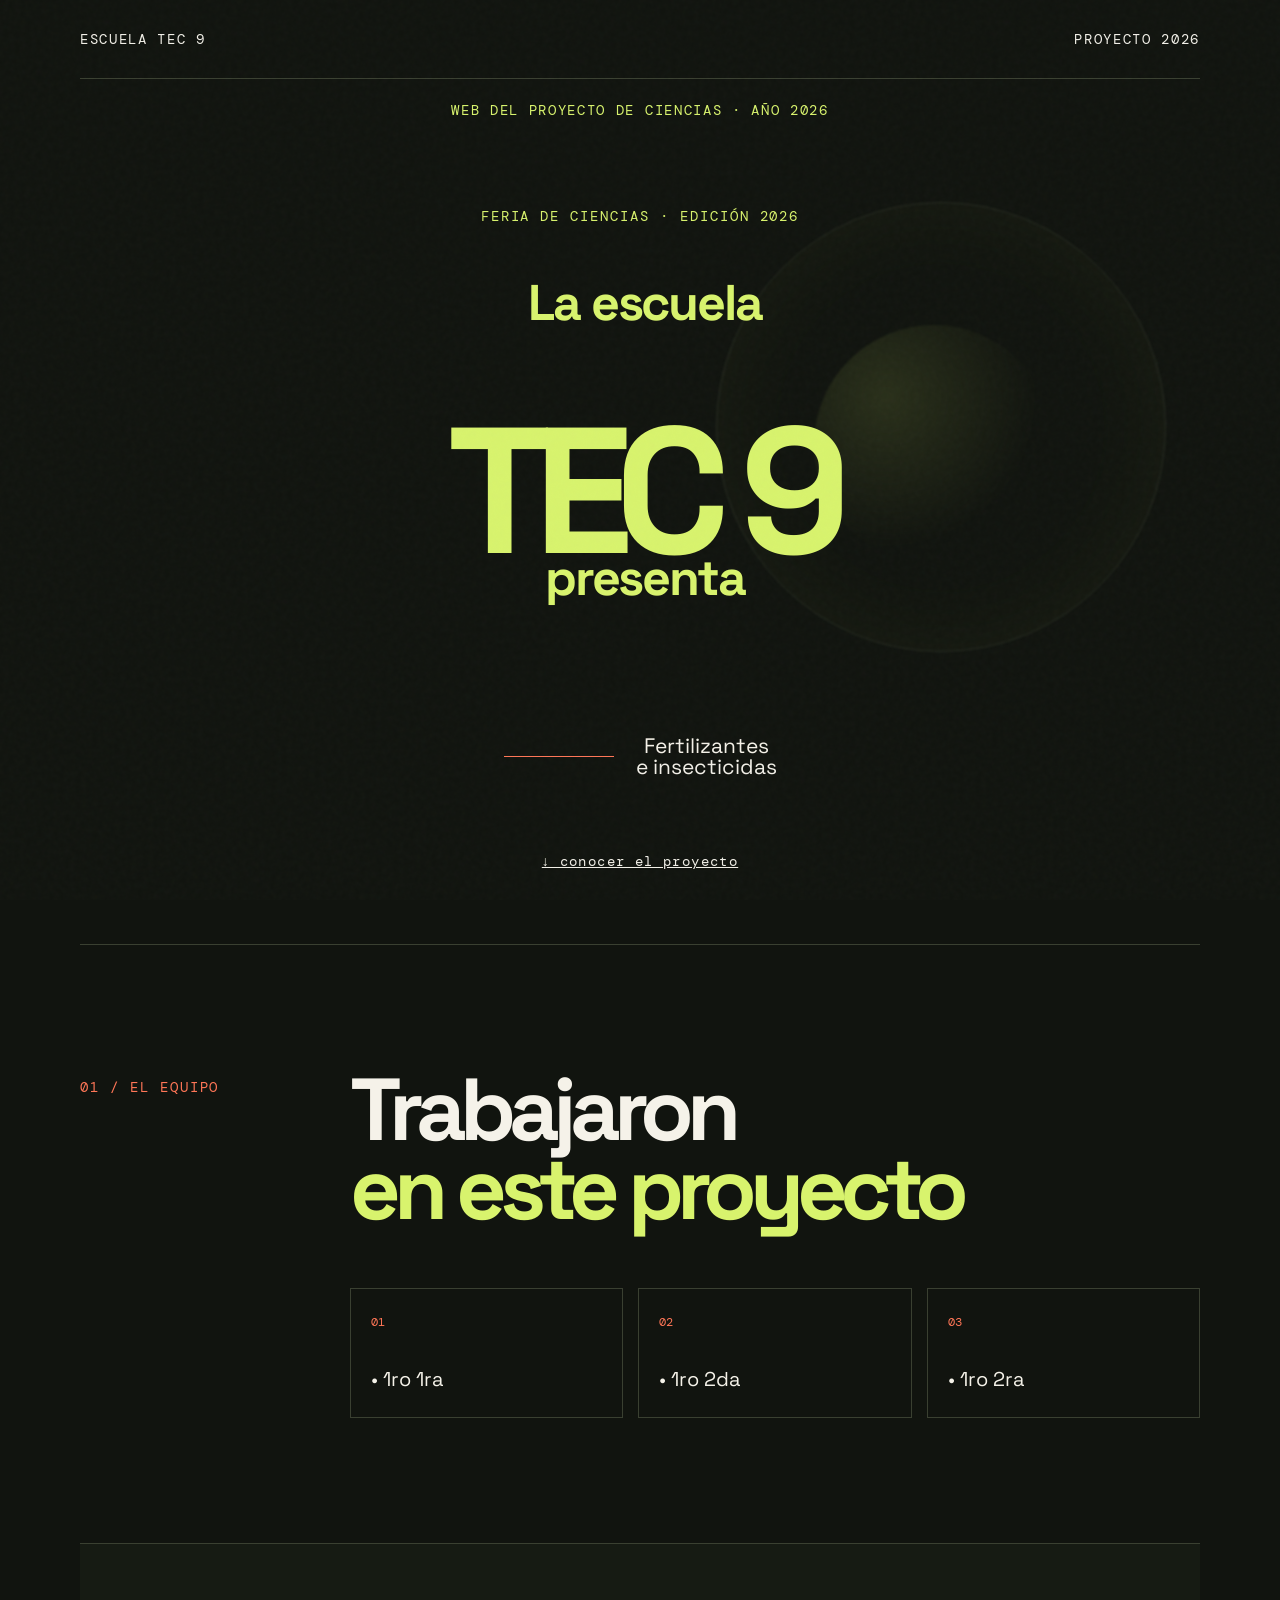
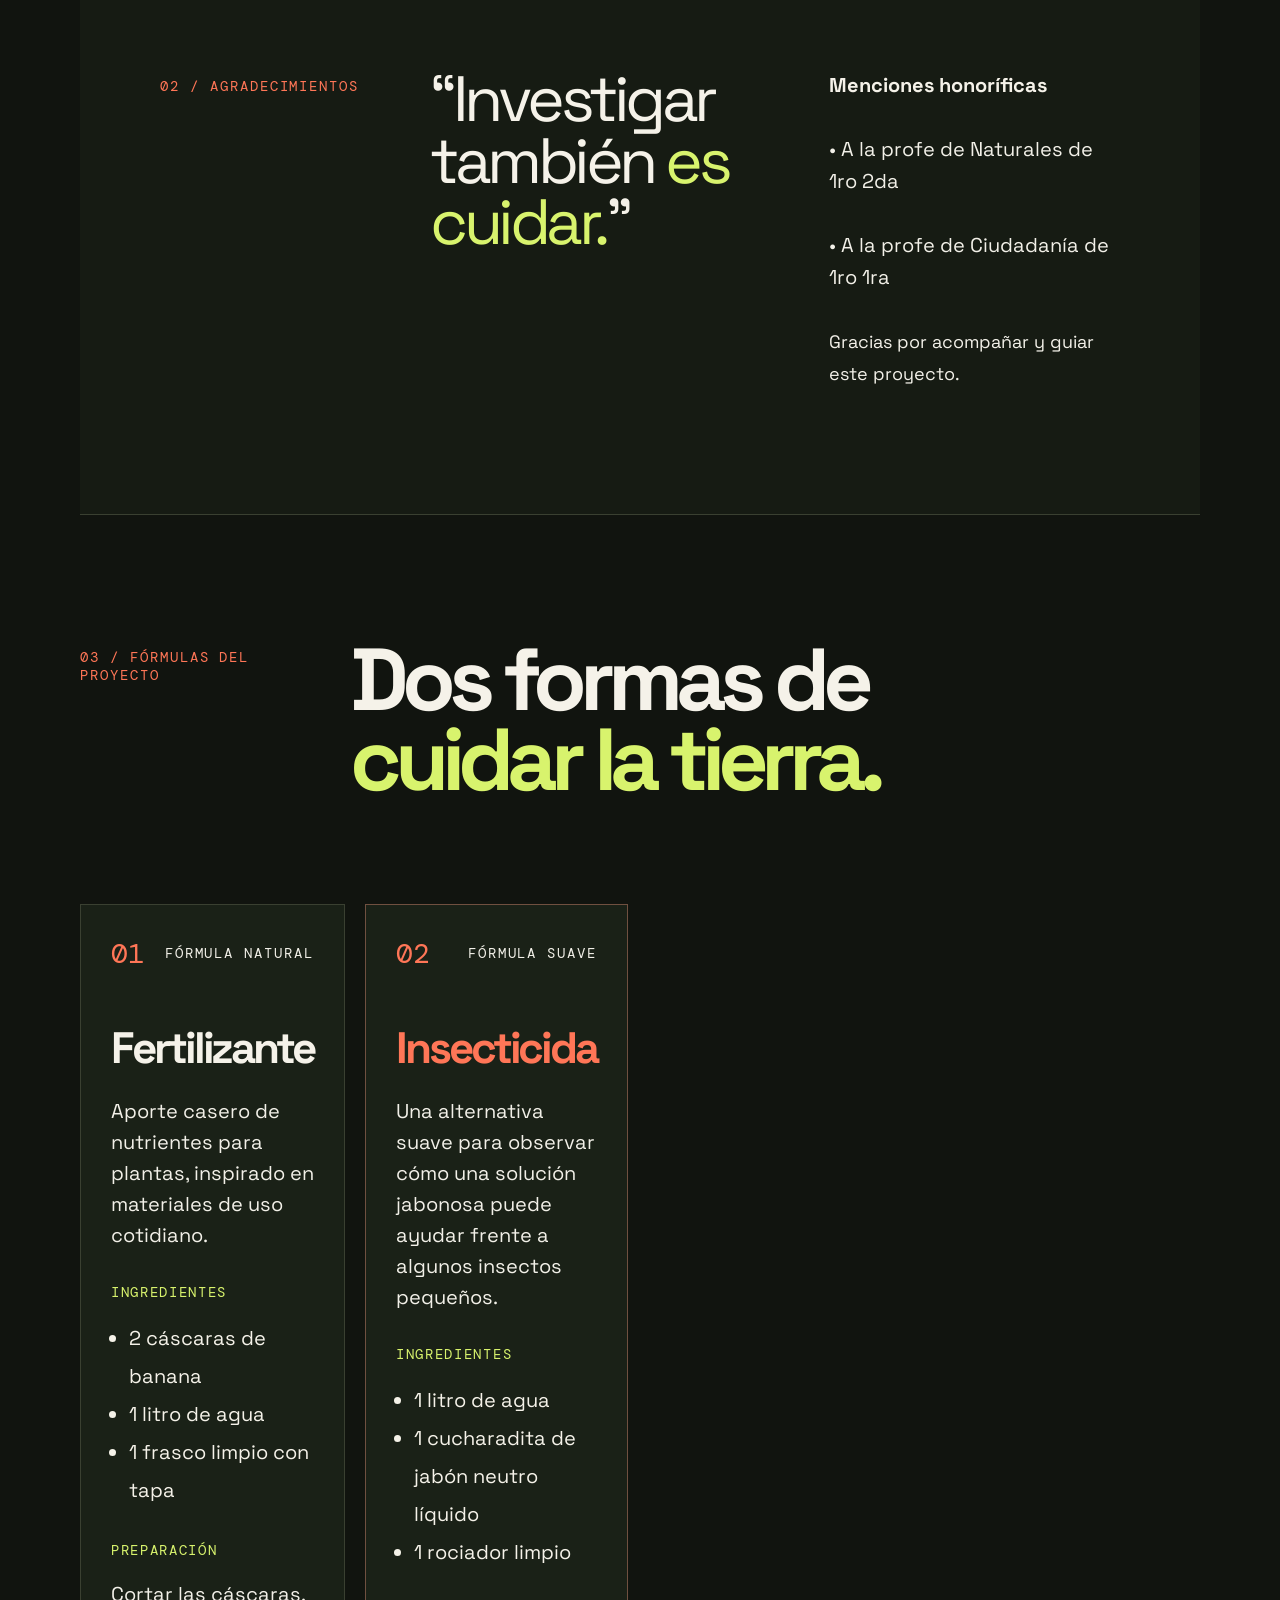
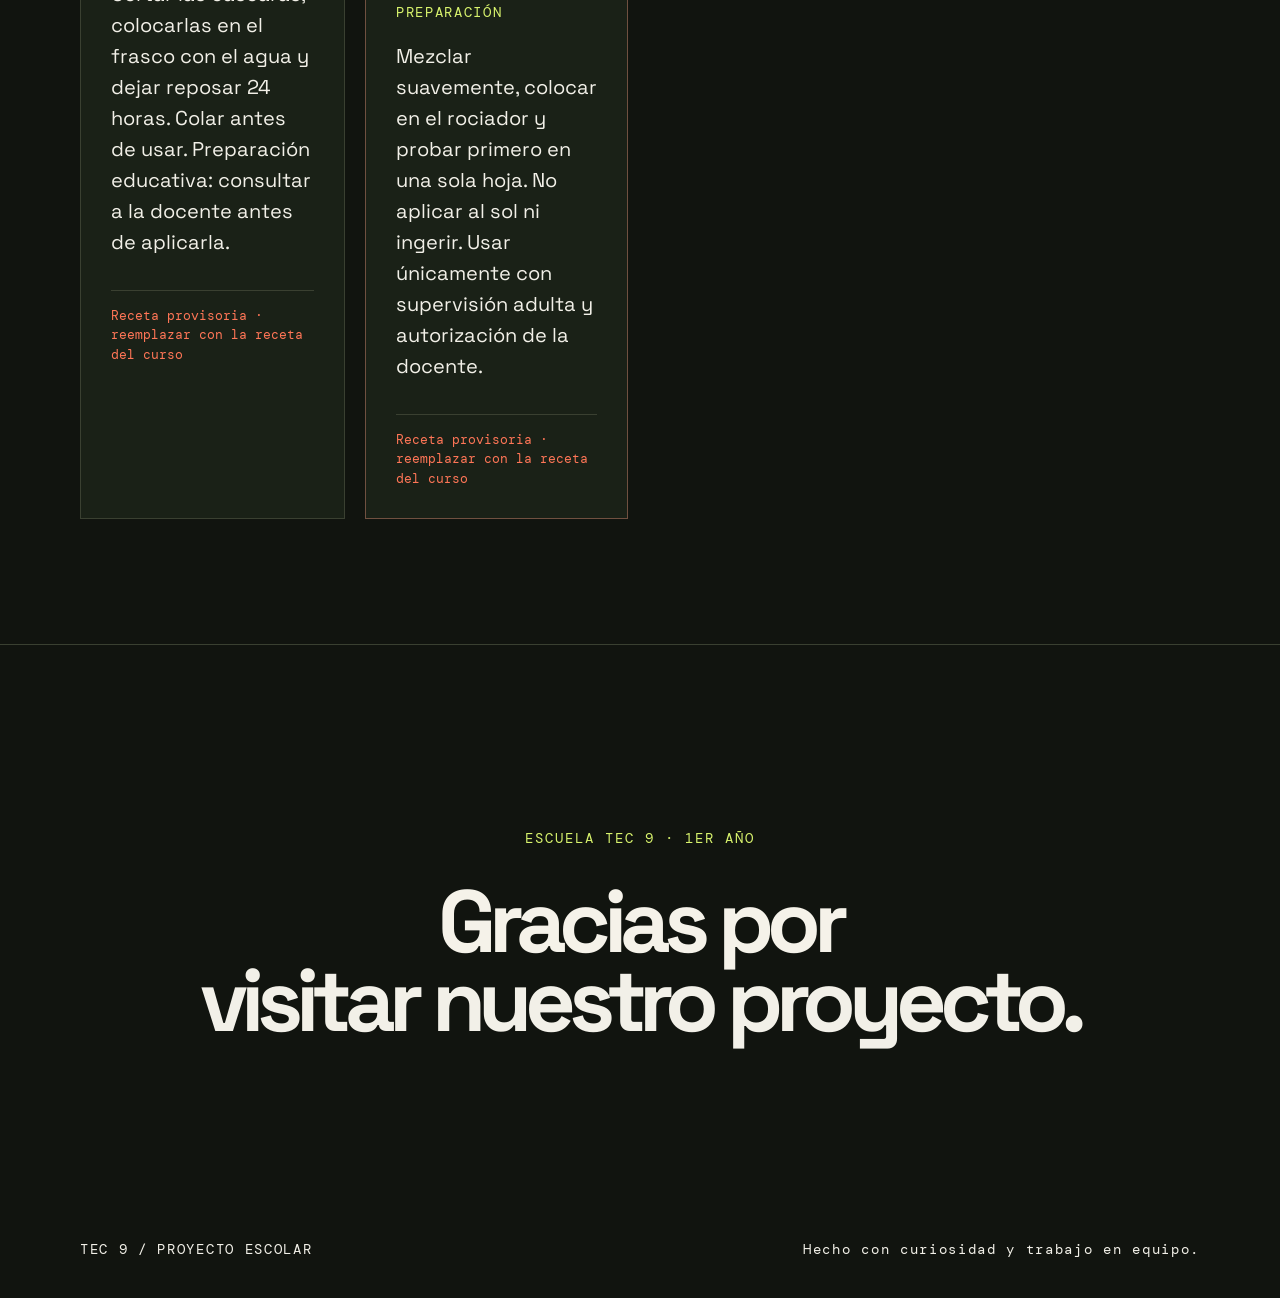
<file: index.html>
<!doctype html>
<html lang="es">
<head><meta charset="utf-8"><meta name="viewport" content="width=device-width,initial-scale=1"><title>Escuela TEC 9 presenta — Fertilizantes e insecticidas</title><meta name="description" content="Proyecto escolar sobre fertilizantes e insecticidas naturales."><link rel="stylesheet" href="styles.css"></head>
<body>
  <div class="grain"></div>
  <header class="top"><span>ESCUELA TEC 9</span><span>PROYECTO 2026</span></header><p style="text-align:center;color:var(--green);font:14px 'DM Mono';letter-spacing:.12em;margin:22px 0 0">WEB DEL PROYECTO DE CIENCIAS · AÑO 2026</p>
  <main>
    <section class="cover"><div class="orb orb-a"></div><div class="orb orb-b"></div><p class="kicker reveal">FERIA DE CIENCIAS · EDICIÓN 2026</p><h1 class="reveal delay-1"><small>La escuela</small><br><span>TEC 9</span><br><small>presenta</small></h1><div class="title-line reveal delay-2"><span></span><p>Fertilizantes<br><i>e insecticidas</i></p></div><a class="scroll reveal delay-3" href="#equipo">↓ conocer el proyecto</a></section>
    <section id="equipo" class="section team"><div class="section-label">01 / EL EQUIPO</div><div><h2>Trabajaron<br><em>en este proyecto</em></h2><div class="classes"><div><b>01</b><span>• 1ro 1ra</span></div><div><b>02</b><span>• 1ro 2da</span></div><div><b>03</b><span>• 1ro 2ra</span></div></div></div></section>
    <section class="honors"><div class="section-label">02 / AGRADECIMIENTOS</div><div class="honor-copy"><p class="big-quote">“Investigar<br>también <em>es cuidar.</em>”</p><p class="honor-text"><strong>Menciones honoríficas</strong><br><br>• A la profe de Naturales de 1ro 2da<br><br>• A la profe de Ciudadanía de 1ro 1ra<br><br><span>Gracias por acompañar y guiar este proyecto.</span></p></div></section>
    <section id="recetas" class="recipes section"><div class="section-label">03 / FÓRMULAS DEL PROYECTO</div><h2>Dos formas de<br><em>cuidar la tierra.</em></h2><div class="recipe-grid"><article class="recipe fertilizer"><div class="recipe-top"><span class="number">01</span><span class="tag">FÓRMULA NATURAL</span></div><h3>Fertilizante</h3><p class="intro">Aporte casero de nutrientes para plantas, inspirado en materiales de uso cotidiano.</p><h4>Ingredientes</h4><ul><li>2 cáscaras de banana</li><li>1 litro de agua</li><li>1 frasco limpio con tapa</li></ul><h4>Preparación</h4><p>Cortar las cáscaras, colocarlas en el frasco con el agua y dejar reposar 24 horas. Colar antes de usar. Preparación educativa: consultar a la docente antes de aplicarla.</p><span class="recipe-note">Receta provisoria · reemplazar con la receta del curso</span></article><article class="recipe insecticide"><div class="recipe-top"><span class="number">02</span><span class="tag">FÓRMULA SUAVE</span></div><h3>Insecticida</h3><p class="intro">Una alternativa suave para observar cómo una solución jabonosa puede ayudar frente a algunos insectos pequeños.</p><h4>Ingredientes</h4><ul><li>1 litro de agua</li><li>1 cucharadita de jabón neutro líquido</li><li>1 rociador limpio</li></ul><h4>Preparación</h4><p>Mezclar suavemente, colocar en el rociador y probar primero en una sola hoja. No aplicar al sol ni ingerir. Usar únicamente con supervisión adulta y autorización de la docente.</p><span class="recipe-note">Receta provisoria · reemplazar con la receta del curso</span></article></div></section>
    <section class="closing"><p class="kicker">ESCUELA TEC 9 · 1ER AÑO</p><h2>Gracias por<br><em>visitar nuestro proyecto.</em></h2></section>
  </main><footer><span>TEC 9 / PROYECTO ESCOLAR</span><span>Hecho con curiosidad y trabajo en equipo.</span></footer>
</body></html>
</file>
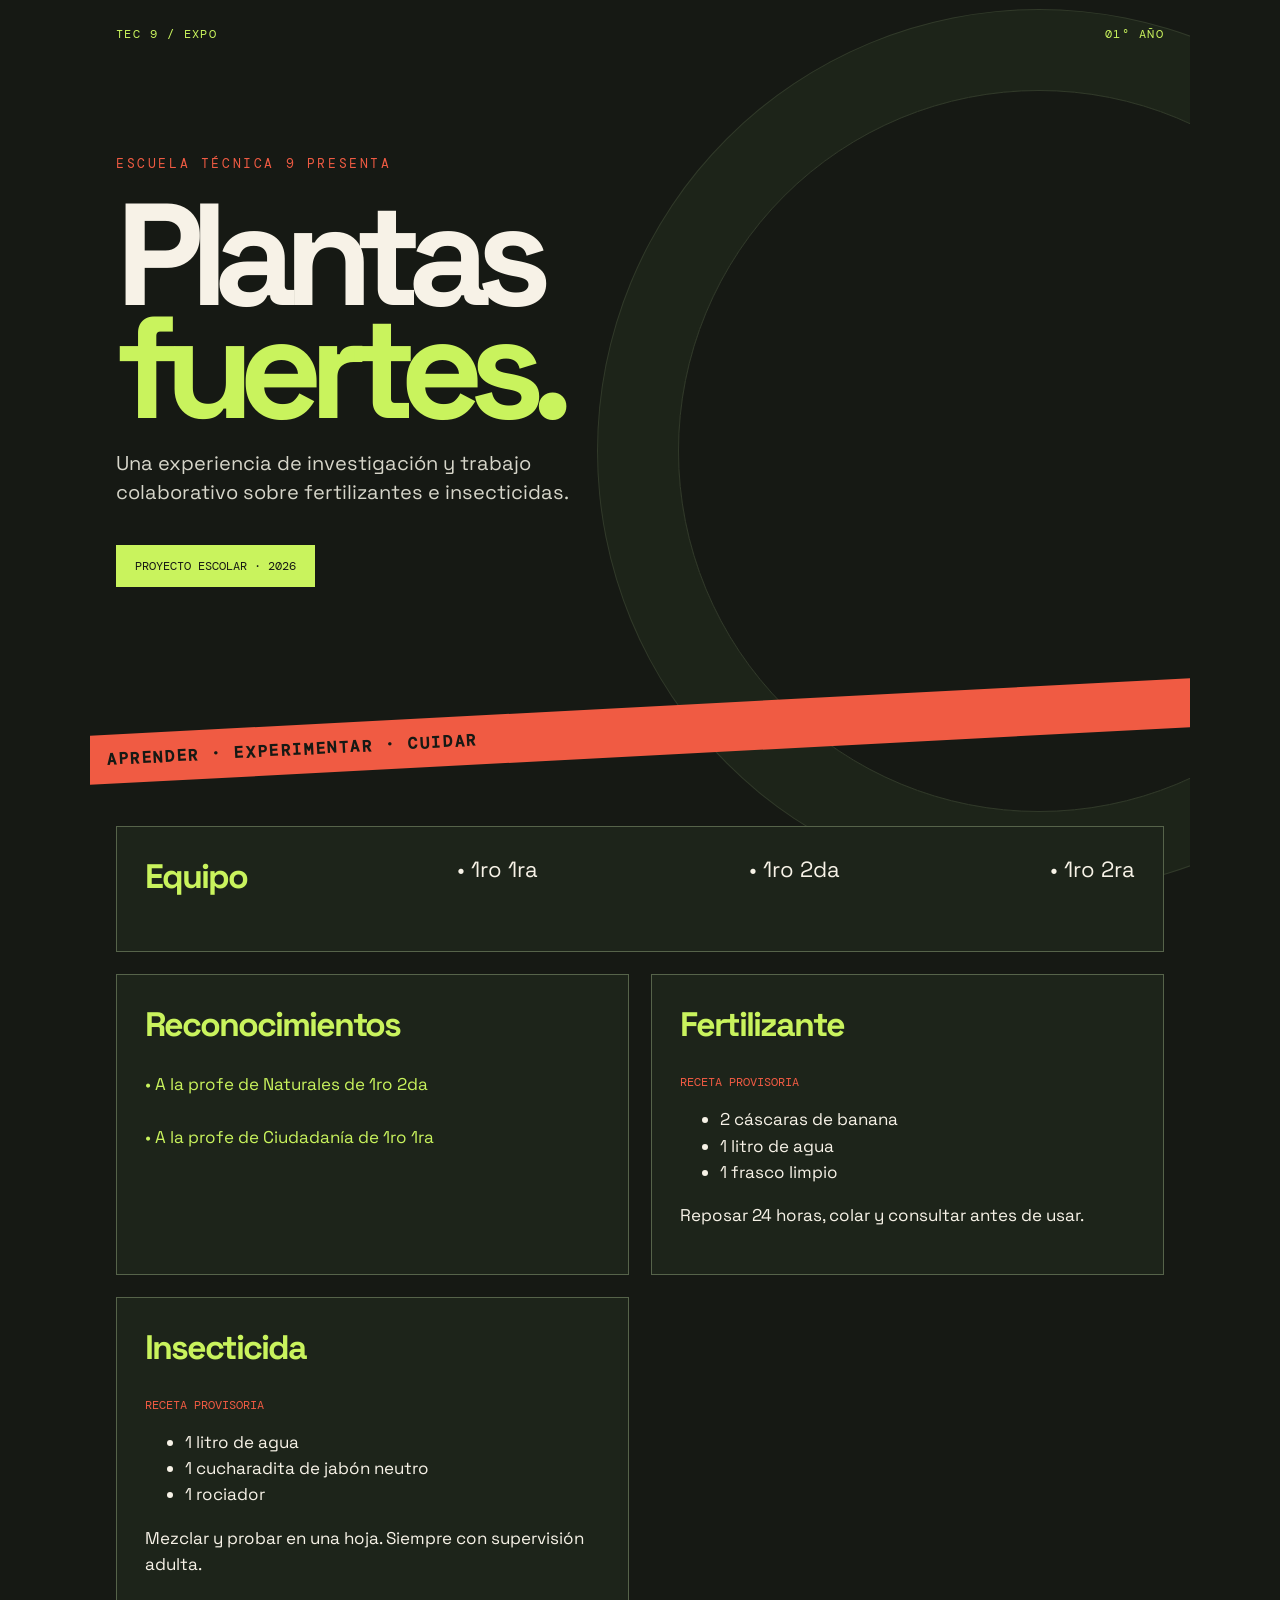
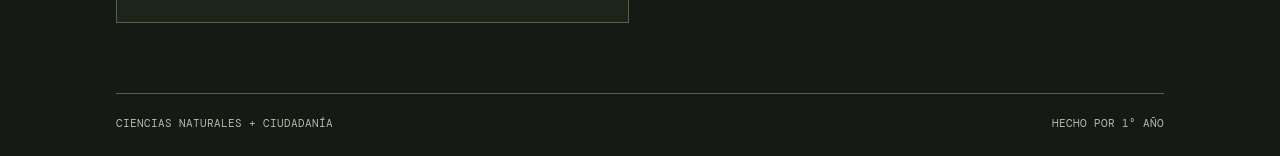
<file: expo.html>
<!doctype html><html lang="es"><head><meta charset="utf-8"><meta name="viewport" content="width=device-width,initial-scale=1"><title>Expo TEC 9 · Plantas fuertes</title><style>@import url('https://fonts.googleapis.com/css2?family=DM+Mono&family=Space+Grotesk:wght@400;600;700&display=swap');:root{--green:#c9f35d;--red:#f05b43;--dark:#161914;--cream:#f7f2e7}*{box-sizing:border-box}body{margin:0;background:var(--dark);color:var(--cream);font-family:'Space Grotesk',sans-serif}.poster{max-width:1100px;min-height:100vh;margin:auto;padding:26px;position:relative;overflow:hidden}.poster:before{content:'';position:absolute;width:720px;height:720px;border:1px solid #3d4833;border-radius:50%;right:-210px;top:90px;box-shadow:0 0 0 80px #20291c,0 0 0 81px #3d4833;opacity:.7}.top{position:relative;display:flex;justify-content:space-between;font:12px 'DM Mono';color:var(--green);letter-spacing:.12em}.hero{position:relative;padding:110px 0 100px;max-width:760px}.hero .mini{font:13px 'DM Mono';color:var(--red);letter-spacing:.2em}.hero h1{font-size:clamp(64px,12vw,145px);line-height:.78;letter-spacing:-.1em;margin:25px 0}.hero h1 em{color:var(--green);font-style:normal}.hero p{font-size:20px;color:#d7d6ca;max-width:500px;line-height:1.45}.pill{display:inline-block;background:var(--green);color:var(--dark);padding:13px 19px;margin-top:18px;font:12px 'DM Mono'}.band{position:relative;background:var(--red);color:var(--dark);padding:14px 20px;font:700 16px 'DM Mono';letter-spacing:.1em;transform:rotate(-3deg);margin:20px -30px 70px}.columns{position:relative;display:grid;grid-template-columns:1fr 1fr;gap:22px}.box{border:1px solid #56634a;padding:28px;background:#1d241a}.box h2{color:var(--green);font-size:34px;margin:0 0 25px;letter-spacing:-.06em}.box li,.box p{font-size:17px;line-height:1.55}.box h3{color:var(--red);font:12px 'DM Mono';text-transform:uppercase;margin-top:28px}.people{grid-column:1/-1;display:flex;justify-content:space-between;gap:20px;flex-wrap:wrap}.people span{font-size:22px}.honor{color:var(--green);font-size:18px;line-height:1.6}.foot{position:relative;border-top:1px solid #56634a;margin-top:70px;padding-top:22px;font:11px 'DM Mono';display:flex;justify-content:space-between;color:#b7b9ac}@media(max-width:700px){.poster{padding:20px}.hero{padding:75px 0}.columns{grid-template-columns:1fr}.people{display:block}.people span{display:block;margin:12px 0}.band{margin-left:-20px;margin-right:-20px}.foot{display:block;line-height:2}}</style></head><body><div class="poster"><header class="top"><span>TEC 9 / EXPO</span><span>01° AÑO</span></header><main><section class="hero"><span class="mini">ESCUELA TÉCNICA 9 PRESENTA</span><h1>Plantas<br><em>fuertes.</em></h1><p>Una experiencia de investigación y trabajo colaborativo sobre fertilizantes e insecticidas.</p><span class="pill">PROYECTO ESCOLAR · 2026</span></section><div class="band">APRENDER · EXPERIMENTAR · CUIDAR</div><section class="columns"><div class="box people"><h2>Equipo</h2><span>• 1ro 1ra</span><span>• 1ro 2da</span><span>• 1ro 2ra</span></div><div class="box"><h2>Reconocimientos</h2><p class="honor">• A la profe de Naturales de 1ro 2da<br><br>• A la profe de Ciudadanía de 1ro 1ra</p></div><div class="box"><h2>Fertilizante</h2><h3>Receta provisoria</h3><ul><li>2 cáscaras de banana</li><li>1 litro de agua</li><li>1 frasco limpio</li></ul><p>Reposar 24 horas, colar y consultar antes de usar.</p></div><div class="box"><h2>Insecticida</h2><h3>Receta provisoria</h3><ul><li>1 litro de agua</li><li>1 cucharadita de jabón neutro</li><li>1 rociador</li></ul><p>Mezclar y probar en una hoja. Siempre con supervisión adulta.</p></div></section></main><footer class="foot"><span>CIENCIAS NATURALES + CIUDADANÍA</span><span>HECHO POR 1° AÑO</span></footer></div></body></html>
</file>
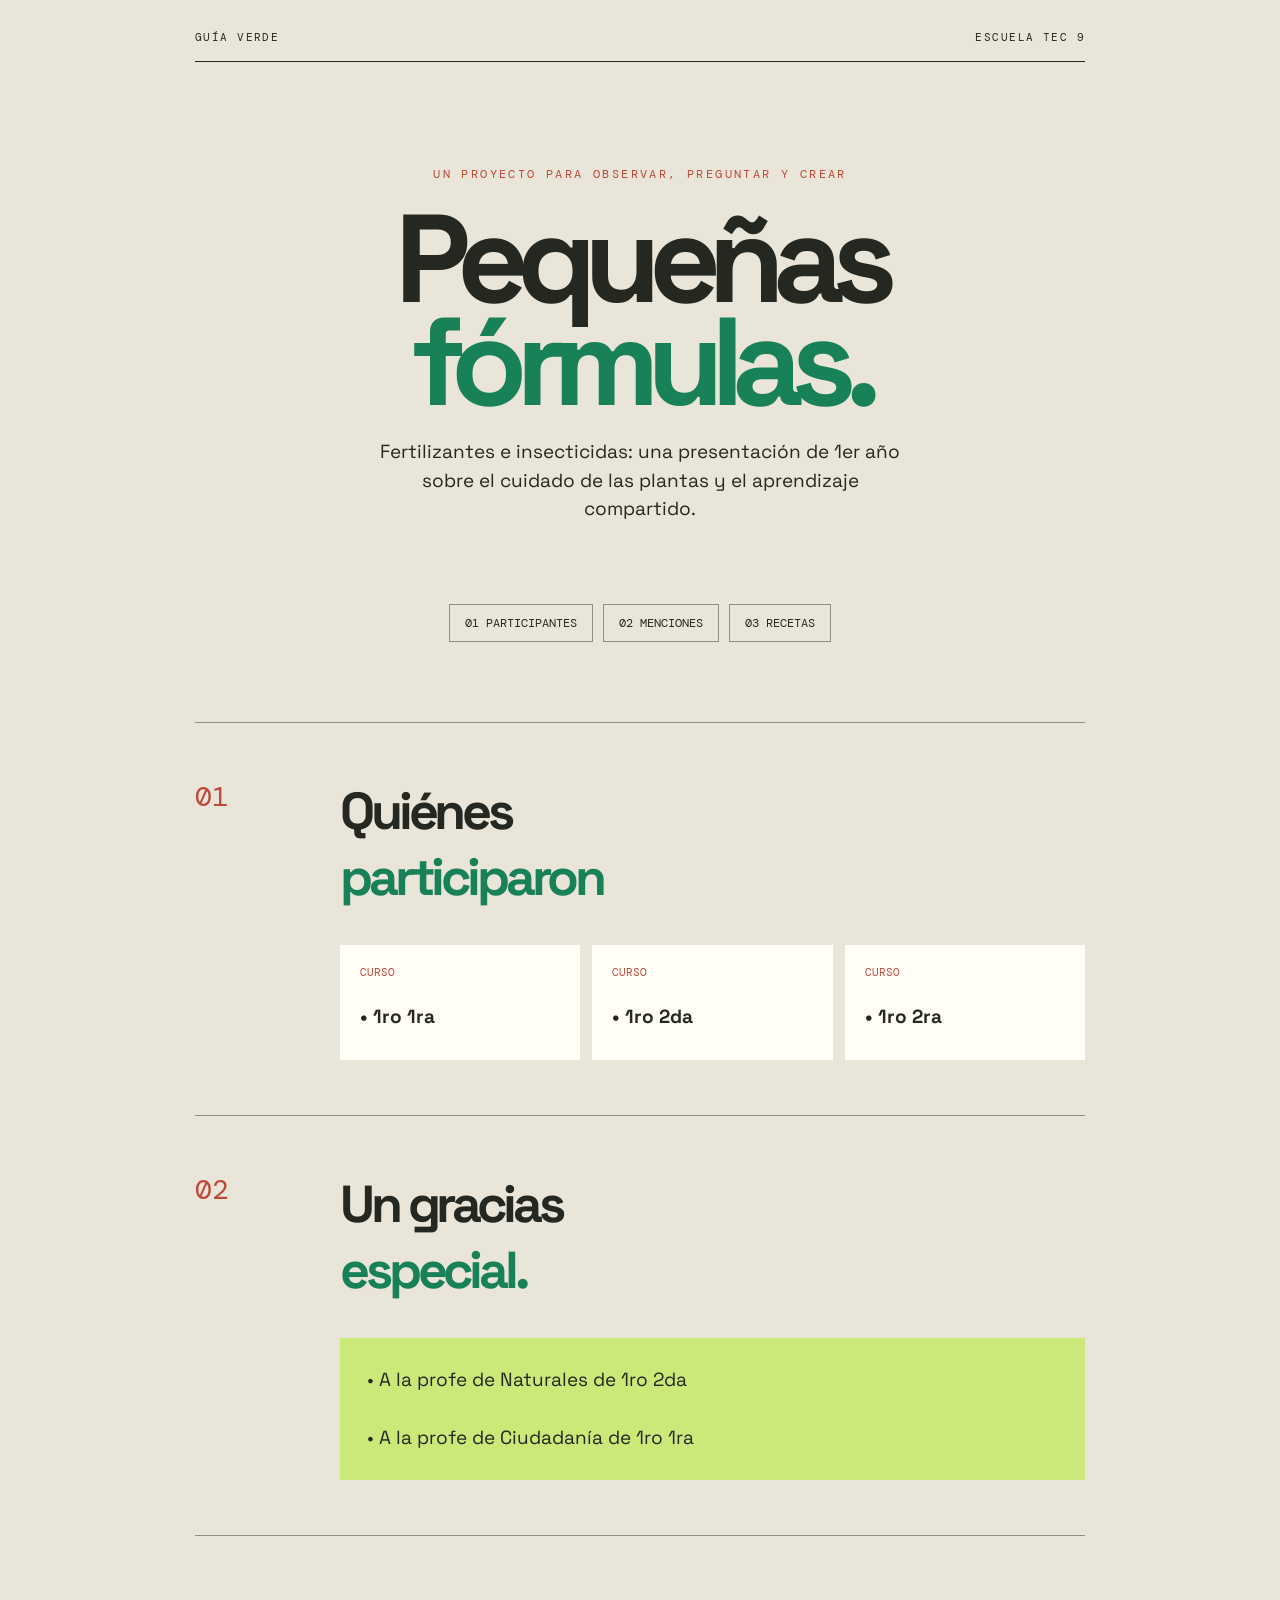
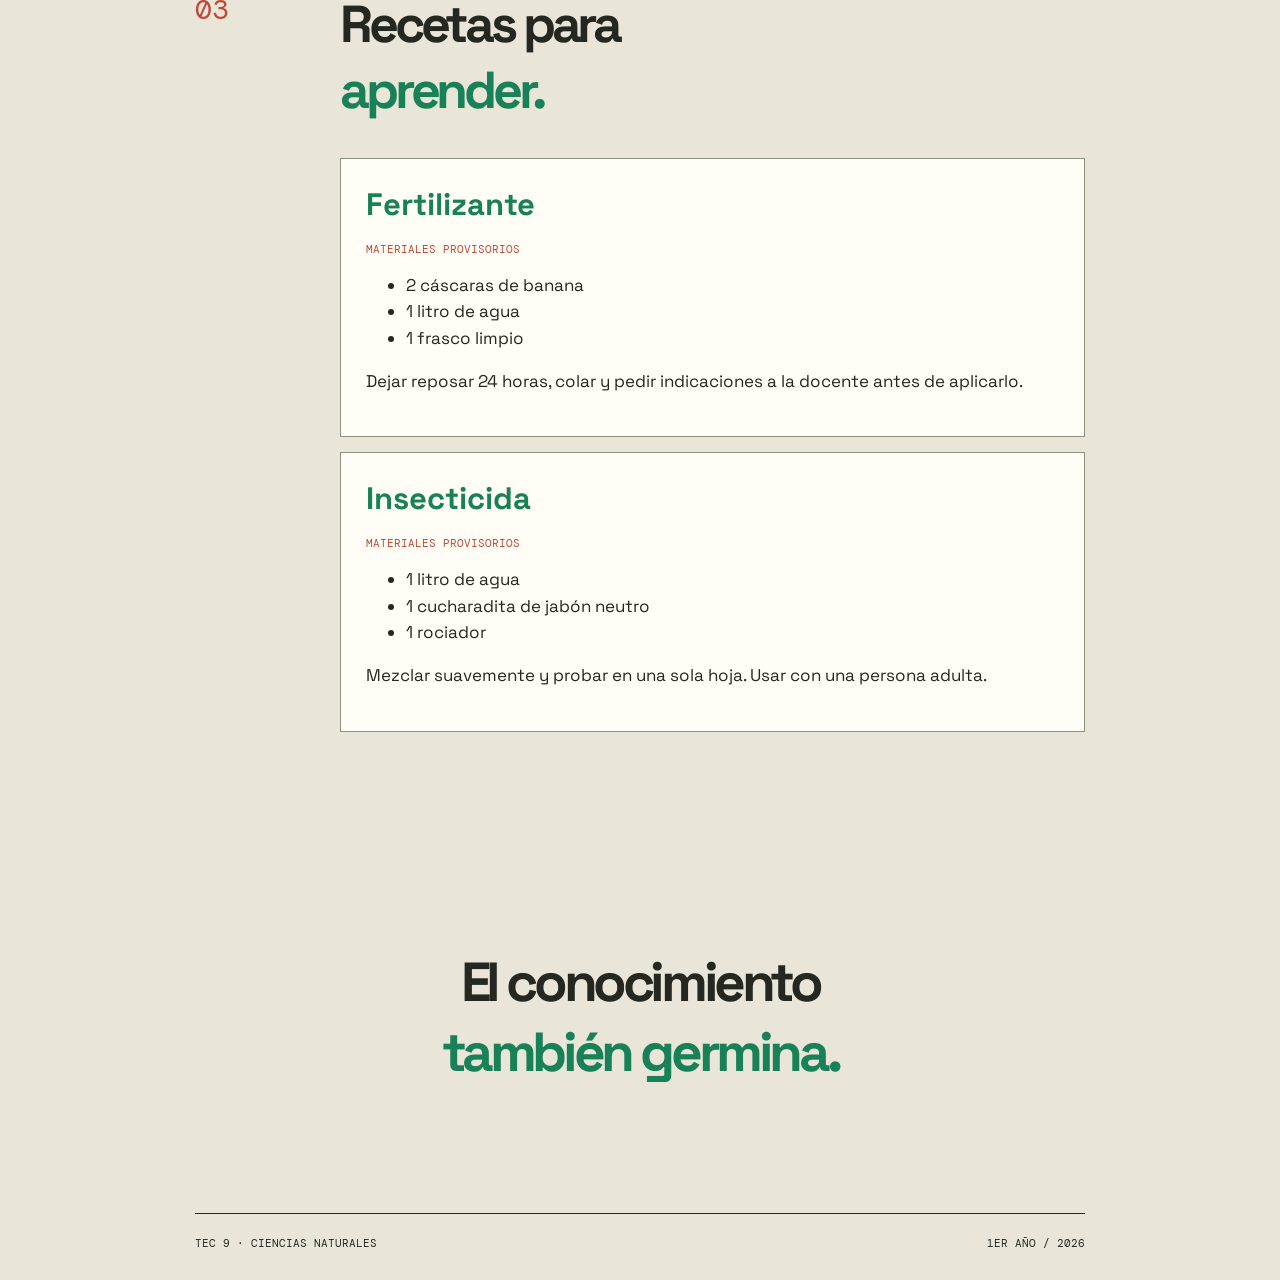
<file: guia.html>
<!doctype html><html lang="es"><head><meta charset="utf-8"><meta name="viewport" content="width=device-width,initial-scale=1"><title>Guía verde · TEC 9</title><style>@import url('https://fonts.googleapis.com/css2?family=DM+Mono&family=Space+Grotesk:wght@400;600;700&display=swap');*{box-sizing:border-box}body{margin:0;background:#e9e5d8;color:#242820;font-family:'Space Grotesk',sans-serif}.page{max-width:950px;margin:auto;padding:30px}.mast{border-bottom:1px solid #242820;padding-bottom:17px;display:flex;justify-content:space-between;font:11px 'DM Mono';letter-spacing:.13em}.headline{text-align:center;padding:100px 10px 80px}.headline small{font:12px 'DM Mono';letter-spacing:.2em;color:#bd4939}.headline h1{font-size:clamp(62px,11vw,125px);line-height:.82;letter-spacing:-.1em;margin:25px 0}.headline h1 span{color:#198157}.headline p{font-size:19px;line-height:1.5;max-width:550px;margin:auto}.toc{display:flex;justify-content:center;gap:10px;flex-wrap:wrap;margin-bottom:80px}.toc span{border:1px solid #8b927f;padding:10px 15px;font:12px 'DM Mono'}.chapter{display:grid;grid-template-columns:110px 1fr;gap:35px;padding:55px 0;border-top:1px solid #8b927f}.chapter-no{font:28px 'DM Mono';color:#bd4939}.chapter h2{font-size:52px;letter-spacing:-.08em;margin:0 0 35px}.chapter h2 em{color:#198157;font-style:normal}.list{display:grid;grid-template-columns:repeat(3,1fr);gap:12px}.list div{background:#fffdf6;padding:20px;min-height:115px}.list b{font:11px 'DM Mono';color:#bd4939;display:block;margin-bottom:25px}.list strong{font-size:19px}.honors{background:#cbe979;padding:27px;font-size:19px;line-height:1.55}.formula{background:#fffdf6;border:1px solid #8b927f;padding:25px;margin:15px 0}.formula h3{font-size:31px;margin:0 0 18px;color:#198157}.formula h4{font:11px 'DM Mono';color:#bd4939;text-transform:uppercase}.formula p,.formula li{font-size:17px;line-height:1.55}.outro{text-align:center;padding:100px 0 80px}.outro h2{font-size:55px;letter-spacing:-.08em}.outro em{color:#198157;font-style:normal}footer{border-top:1px solid #242820;padding-top:22px;font:11px 'DM Mono';display:flex;justify-content:space-between}@media(max-width:700px){.page{padding:20px}.headline{padding:70px 0}.chapter{grid-template-columns:1fr;gap:20px}.chapter h2{font-size:43px}.list{grid-template-columns:1fr}footer{display:block;line-height:2}}</style></head><body><div class="page"><header class="mast"><span>GUÍA VERDE</span><span>ESCUELA TEC 9</span></header><main><section class="headline"><small>UN PROYECTO PARA OBSERVAR, PREGUNTAR Y CREAR</small><h1>Pequeñas<br><span>fórmulas.</span></h1><p>Fertilizantes e insecticidas: una presentación de 1er año sobre el cuidado de las plantas y el aprendizaje compartido.</p></section><div class="toc"><span>01 PARTICIPANTES</span><span>02 MENCIONES</span><span>03 RECETAS</span></div><section class="chapter"><div class="chapter-no">01</div><div><h2>Quiénes<br><em>participaron</em></h2><div class="list"><div><b>CURSO</b><strong>• 1ro 1ra</strong></div><div><b>CURSO</b><strong>• 1ro 2da</strong></div><div><b>CURSO</b><strong>• 1ro 2ra</strong></div></div></div></section><section class="chapter"><div class="chapter-no">02</div><div><h2>Un gracias<br><em>especial.</em></h2><div class="honors">• A la profe de Naturales de 1ro 2da<br><br>• A la profe de Ciudadanía de 1ro 1ra</div></div></section><section class="chapter"><div class="chapter-no">03</div><div><h2>Recetas para<br><em>aprender.</em></h2><div class="formula"><h3>Fertilizante</h3><h4>Materiales provisorios</h4><ul><li>2 cáscaras de banana</li><li>1 litro de agua</li><li>1 frasco limpio</li></ul><p>Dejar reposar 24 horas, colar y pedir indicaciones a la docente antes de aplicarlo.</p></div><div class="formula"><h3>Insecticida</h3><h4>Materiales provisorios</h4><ul><li>1 litro de agua</li><li>1 cucharadita de jabón neutro</li><li>1 rociador</li></ul><p>Mezclar suavemente y probar en una sola hoja. Usar con una persona adulta.</p></div></div></section><section class="outro"><h2>El conocimiento<br><em>también germina.</em></h2></section></main><footer><span>TEC 9 · CIENCIAS NATURALES</span><span>1ER AÑO / 2026</span></footer></div></body></html>
</file>
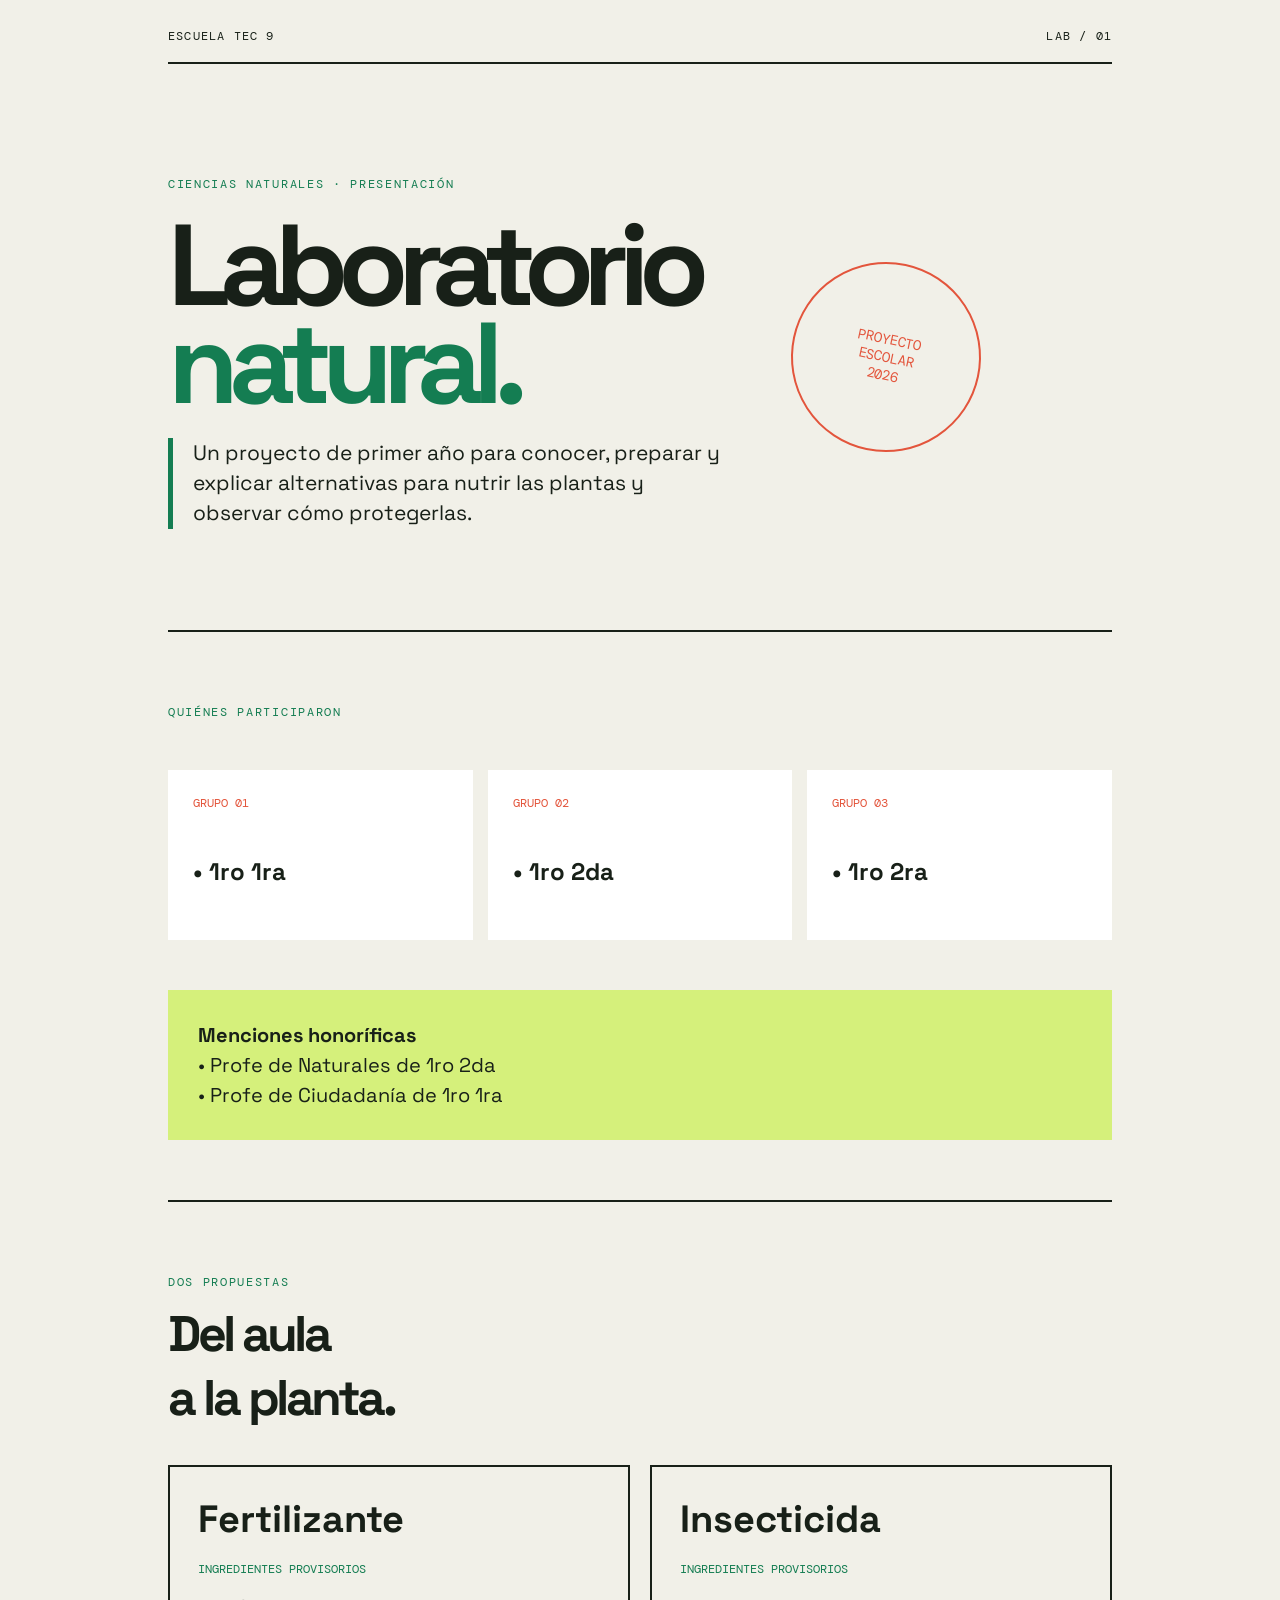
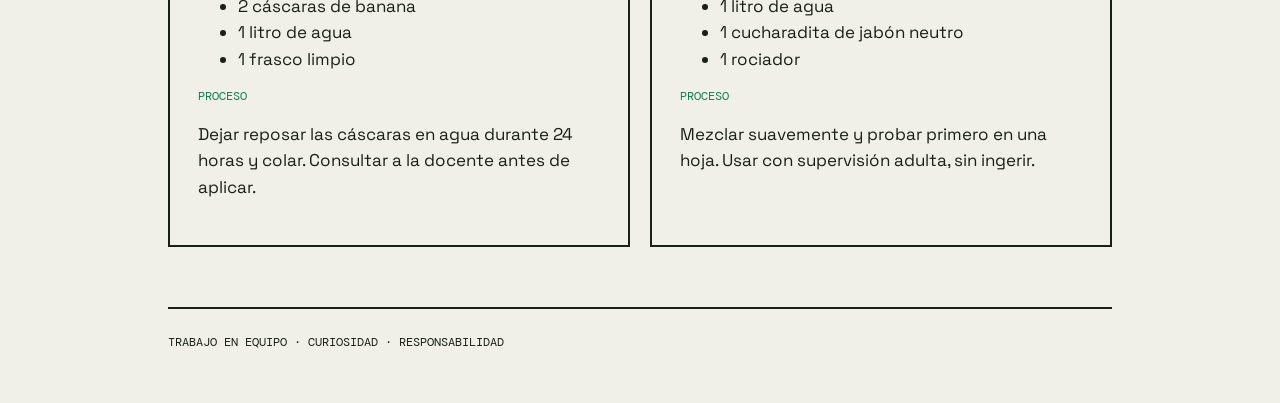
<file: laboratorio.html>
<!doctype html><html lang="es"><head><meta charset="utf-8"><meta name="viewport" content="width=device-width,initial-scale=1"><title>TEC 9 · Laboratorio natural</title><style>@import url('https://fonts.googleapis.com/css2?family=DM+Mono&family=Space+Grotesk:wght@400;600;700&display=swap');*{box-sizing:border-box}body{margin:0;background:#f1f0e8;color:#182018;font-family:'Space Grotesk',sans-serif}.wrap{max-width:1000px;margin:auto;padding:28px}.top{display:flex;justify-content:space-between;border-bottom:2px solid #182018;padding-bottom:18px;font:12px 'DM Mono';letter-spacing:.1em}.hero{padding:100px 0 80px;display:grid;grid-template-columns:1.4fr .8fr;gap:60px}.tag{color:#147d52;font:12px 'DM Mono';letter-spacing:.14em}.hero h1{font-size:clamp(58px,9vw,115px);line-height:.85;letter-spacing:-.09em;margin:25px 0}.hero h1 span{color:#147d52}.stamp{border:2px solid #e3553c;border-radius:50%;width:190px;height:190px;display:grid;place-items:center;text-align:center;color:#e3553c;font:14px 'DM Mono';transform:rotate(12deg);align-self:center}.intro{font-size:21px;line-height:1.45;max-width:670px;border-left:5px solid #147d52;padding-left:20px}.grid{display:grid;grid-template-columns:repeat(3,1fr);gap:15px;margin:50px 0}.card{background:white;padding:25px;min-height:170px}.card b{display:block;color:#e3553c;font:12px 'DM Mono';margin-bottom:45px}.card strong{font-size:24px}.section{border-top:2px solid #182018;padding:60px 0}.section h2{font-size:50px;letter-spacing:-.07em;margin:0 0 35px}.honors{background:#d5f07b;padding:30px;font-size:20px;line-height:1.5}.recipes{display:grid;grid-template-columns:1fr 1fr;gap:20px}.recipe{padding:28px;border:2px solid #182018}.recipe h3{font-size:38px;margin:0 0 18px}.recipe li,.recipe p{font-size:17px;line-height:1.55}.recipe h4{font:12px 'DM Mono';color:#147d52;text-transform:uppercase}footer{border-top:2px solid #182018;padding:25px 0;font:12px 'DM Mono'}@media(max-width:700px){.hero,.recipes{grid-template-columns:1fr}.hero{padding:65px 0}.stamp{width:140px;height:140px}.grid{grid-template-columns:1fr}.section h2{font-size:42px}}</style></head><body><div class="wrap"><header class="top"><span>ESCUELA TEC 9</span><span>LAB / 01</span></header><main><section class="hero"><div><p class="tag">CIENCIAS NATURALES · PRESENTACIÓN</p><h1>Laboratorio<br><span>natural.</span></h1><p class="intro">Un proyecto de primer año para conocer, preparar y explicar alternativas para nutrir las plantas y observar cómo protegerlas.</p></div><div class="stamp">PROYECTO<br>ESCOLAR<br>2026</div></section><section class="section"><p class="tag">QUIÉNES PARTICIPARON</p><div class="grid"><div class="card"><b>GRUPO 01</b><strong>• 1ro 1ra</strong></div><div class="card"><b>GRUPO 02</b><strong>• 1ro 2da</strong></div><div class="card"><b>GRUPO 03</b><strong>• 1ro 2ra</strong></div></div><div class="honors"><b>Menciones honoríficas</b><br>• Profe de Naturales de 1ro 2da<br>• Profe de Ciudadanía de 1ro 1ra</div></section><section class="section"><p class="tag">DOS PROPUESTAS</p><h2>Del aula<br>a la planta.</h2><div class="recipes"><article class="recipe"><h3>Fertilizante</h3><h4>Ingredientes provisorios</h4><ul><li>2 cáscaras de banana</li><li>1 litro de agua</li><li>1 frasco limpio</li></ul><h4>Proceso</h4><p>Dejar reposar las cáscaras en agua durante 24 horas y colar. Consultar a la docente antes de aplicar.</p></article><article class="recipe"><h3>Insecticida</h3><h4>Ingredientes provisorios</h4><ul><li>1 litro de agua</li><li>1 cucharadita de jabón neutro</li><li>1 rociador</li></ul><h4>Proceso</h4><p>Mezclar suavemente y probar primero en una hoja. Usar con supervisión adulta, sin ingerir.</p></article></div></section></main><footer>TRABAJO EN EQUIPO · CURIOSIDAD · RESPONSABILIDAD</footer></div></body></html>
</file>
<file: styles.css>
@import url('https://fonts.googleapis.com/css2?family=DM+Mono:wght@400;500&family=Space+Grotesk:wght@400;500;600;700&display=swap');
:root{--ink:#f5f2e9;--muted:#f2f0e8;--bg:#11140f;--green:#d8f36d;--orange:#ff7657;--line:#3a4031;--card:#1a2117}*{box-sizing:border-box}html{scroll-behavior:smooth}body{margin:0;background:var(--bg);color:var(--ink);font-family:'Space Grotesk',sans-serif}.grain{position:fixed;inset:0;pointer-events:none;opacity:.035;z-index:5;background-image:url("data:image/svg+xml,%3Csvg viewBox='0 0 180 180' xmlns='http://www.w3.org/2000/svg'%3E%3Cfilter id='n'%3E%3CfeTurbulence type='fractalNoise' baseFrequency='.9' numOctaves='3' stitchTiles='stitch'/%3E%3C/filter%3E%3Crect width='100%25' height='100%25' filter='url(%23n)' opacity='.7'/%3E%3C/svg%3E")}a{color:inherit}.top,footer{width:min(1120px,calc(100% - 48px));margin:auto;display:flex;justify-content:space-between;font:11px 'DM Mono';letter-spacing:.12em;color:var(--muted)}.top{padding:30px 0;border-bottom:1px solid var(--line)}.cover{min-height:calc(100vh - 75px);width:min(1120px,calc(100% - 48px));margin:auto;display:flex;flex-direction:column;justify-content:center;position:relative;overflow:hidden;z-index:1}.cover>.kicker,.cover>h1,.cover>.title-line,.cover>.scroll{align-self:center;text-align:center}.cover>.title-line{margin-left:0}.kicker,.section-label,.tag{font:11px 'DM Mono';letter-spacing:.14em;color:var(--green)}h1{font-size:clamp(75px,14vw,190px);line-height:.77;letter-spacing:-.1em;margin:45px 0 38px;position:relative;z-index:1}h1 span{color:var(--green)}h1 small{font-size:.28em;letter-spacing:-.04em;color:var(--green);vertical-align:top;margin-left:10px}.title-line{display:flex;align-items:center;gap:22px;margin-left:9px}.title-line>span{height:1px;width:110px;background:var(--orange)}.title-line p{font-size:21px;line-height:1;margin:0}.title-line i{color:var(--muted);font-style:normal}.scroll{margin-top:75px;color:var(--muted);font:11px 'DM Mono';letter-spacing:.1em}.orb{position:absolute;border-radius:50%;filter:blur(1px);opacity:.55}.orb-a{width:450px;height:450px;right:3%;top:10%;border:1px solid var(--line);box-shadow:inset 0 0 90px rgba(216,243,109,.08)}.orb-b{width:240px;height:240px;right:13%;top:25%;background:radial-gradient(circle at 30% 30%,var(--green),transparent 65%);opacity:.12}.section,.honors{width:min(1120px,calc(100% - 48px));margin:auto;padding:125px 0;border-top:1px solid var(--line);display:grid;grid-template-columns:220px 1fr;gap:50px}.section-label{padding-top:8px;color:var(--orange)}h2{font-size:clamp(48px,7vw,88px);line-height:.9;letter-spacing:-.08em;margin:0 0 60px}h2 em{font-style:normal;color:var(--green)}.classes{display:grid;grid-template-columns:repeat(3,1fr);gap:15px}.classes div{border:1px solid var(--line);padding:25px 20px;min-height:130px;display:flex;flex-direction:column;justify-content:space-between}.classes b{font:12px 'DM Mono';color:var(--orange)}.classes span{font-size:20px}.honors{background:#161b13;max-width:none;padding-left:max(24px,calc((100% - 1120px)/2));padding-right:max(24px,calc((100% - 1120px)/2))}.honor-copy{display:grid;grid-template-columns:1.2fr 1fr;gap:50px}.big-quote{font-size:clamp(38px,5vw,70px);letter-spacing:-.07em;line-height:.96;margin:0}.big-quote em{color:var(--green);font-style:normal}.honor-text{color:var(--muted);line-height:1.6;margin:0}.honor-text strong{color:var(--ink);font-size:20px}.recipes h2{margin-bottom:55px}.recipe-grid{display:grid;grid-template-columns:1fr 1fr;gap:20px}.recipe{padding:30px;background:var(--card);border:1px solid var(--line);position:relative}.recipe.insecticide{border-color:#705040}.recipe-top{display:flex;justify-content:space-between;align-items:center}.number{font:28px 'DM Mono';color:var(--orange)}.tag{font-size:10px;color:var(--muted)}h3{font-size:44px;letter-spacing:-.07em;margin:48px 0 15px}.insecticide h3{color:var(--orange)}.intro,.recipe p{color:var(--muted);line-height:1.55}.recipe h4{font:11px 'DM Mono';text-transform:uppercase;letter-spacing:.12em;color:var(--green);margin:32px 0 12px}.recipe ul{padding-left:18px;line-height:1.9}.recipe-note{display:block;border-top:1px solid var(--line);margin-top:32px;padding-top:15px;color:var(--orange);font:10px 'DM Mono';line-height:1.5}.closing{padding:170px 24px;text-align:center;border-top:1px solid var(--line)}.closing h2{margin:35px 0 0}.closing h2 em{color:var(--muted)}footer{padding:24px 0 35px;line-height:2}body{font-size:18px}.top,footer{font-size:14px}.kicker,.section-label,.tag,.scroll{font-size:14px}.recipe h4{font-size:14px}.recipe-note{font-size:13px}.honor-text,.recipe p,.recipe li,.classes span{font-size:20px}.honor-text span{font-size:18px}@keyframes rise{from{opacity:0;transform:translateY(25px)}to{opacity:1;transform:none}}.reveal{animation:rise .9s both}.delay-1{animation-delay:.15s}.delay-2{animation-delay:.3s}.delay-3{animation-delay:.5s}@media(max-width:700px){.top,footer,.cover,.section{width:calc(100% - 32px)}.top{padding:22px 0;font-size:9px}.cover{min-height:calc(100vh - 65px)}.orb-a{width:290px;height:290px;right:-100px;top:20%}h1{font-size:80px;margin:60px 0 35px}.section,.honors{display:block;padding:80px 16px}.section-label{margin-bottom:38px}.classes{grid-template-columns:1fr}.classes div{min-height:95px}.honor-copy{display:block}.honor-text{margin-top:45px}.recipe-grid{grid-template-columns:1fr}.recipe{padding:23px}h3{font-size:38px}.closing{padding:110px 20px}footer{display:block}}
</file>
